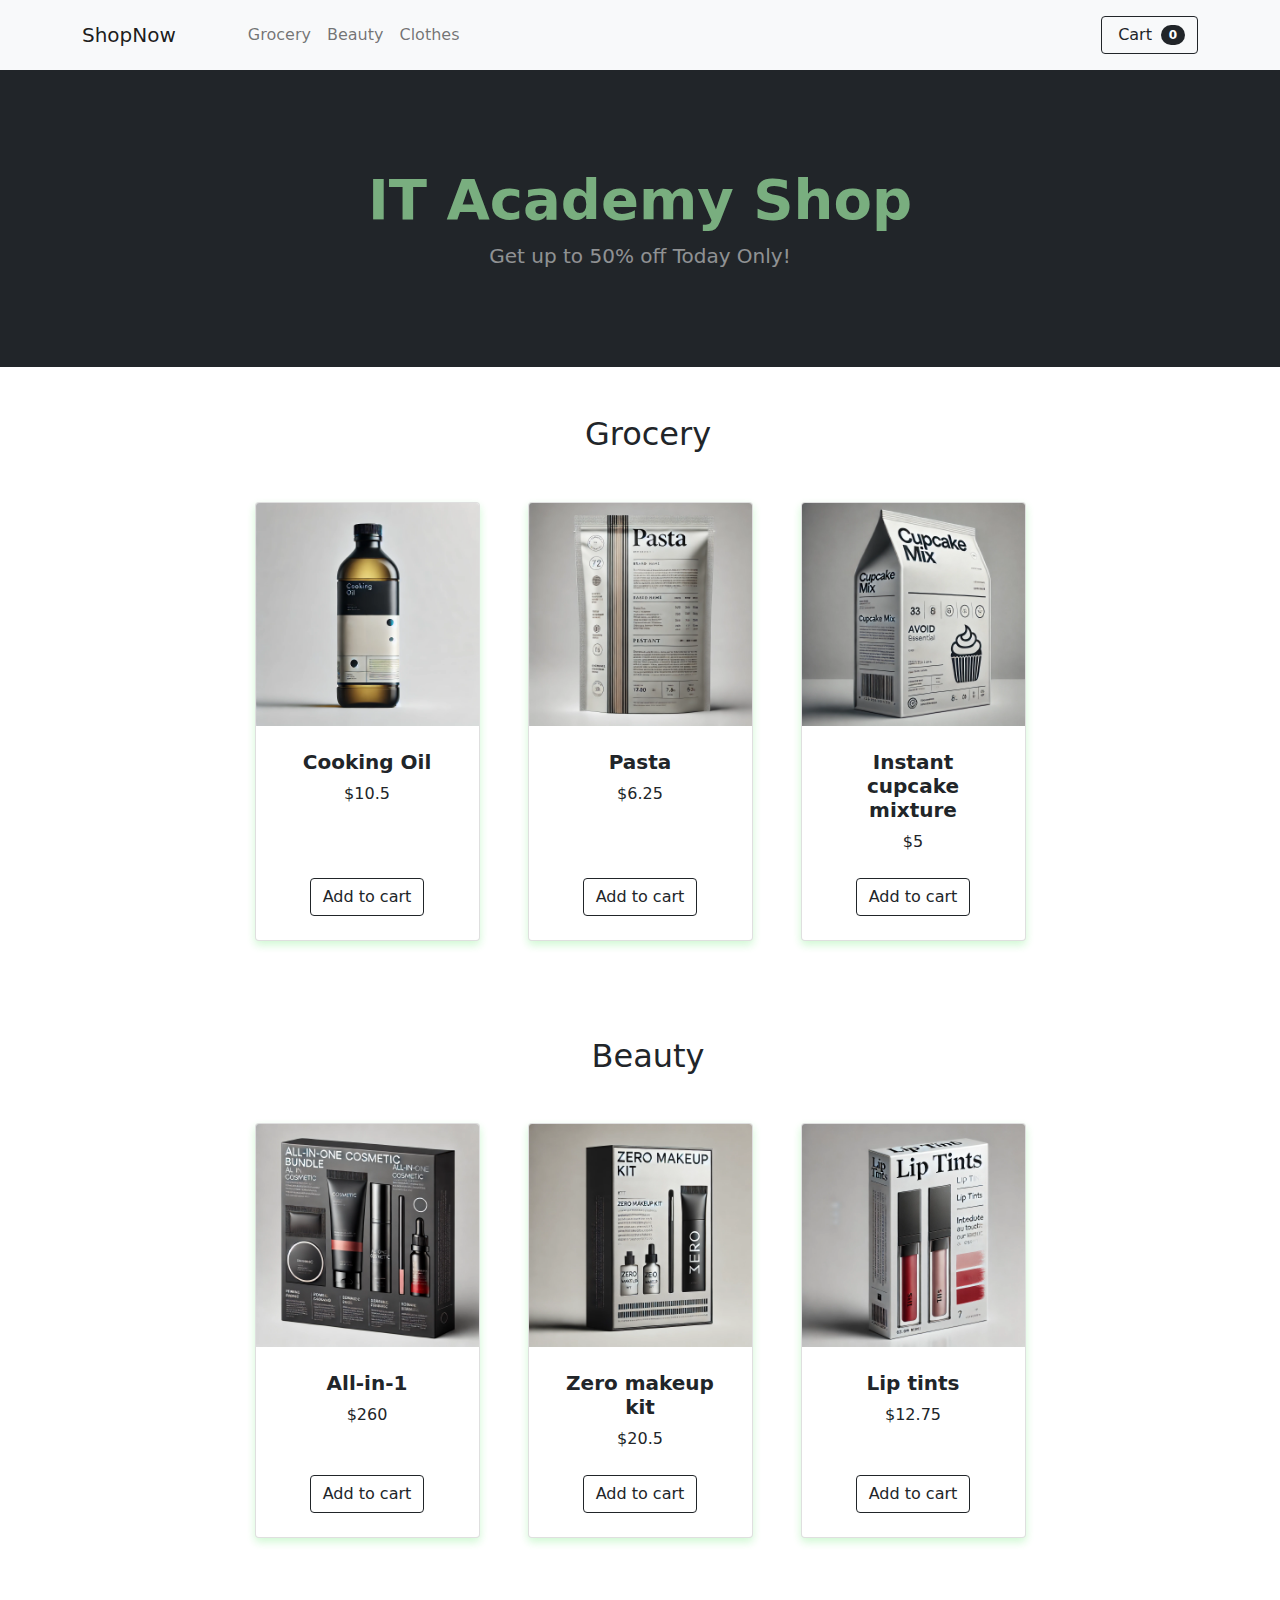
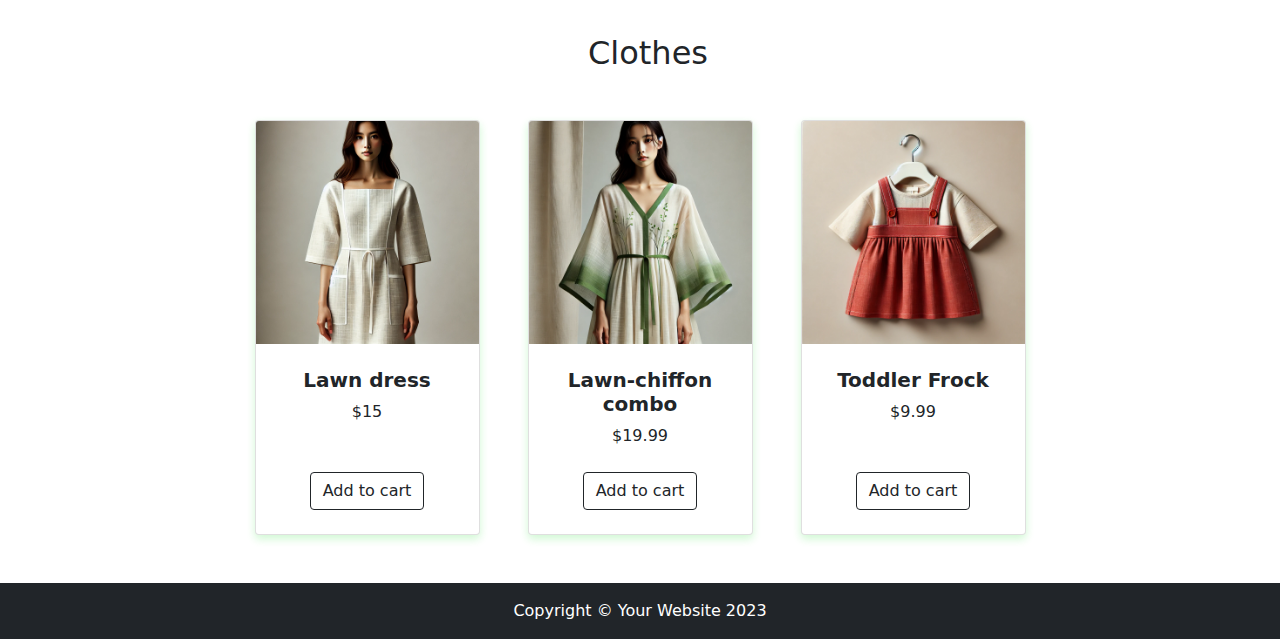
<file: index.html>
<!DOCTYPE html>
<html lang="en">

<head>
	<meta charset="utf-8" />
	<meta name="viewport" content="width=device-width, initial-scale=1, shrink-to-fit=no" />
	<meta name="description" content="S2.2. E-commerce" />
	<meta name="author" content="Manuel Krapovickas" />
	<title>ShopNow</title>
	<!-- Favicon-->
	<link rel="icon" type="image/x-icon" href="images/favicon.ico" />
	<link href="https://cdn.jsdelivr.net/npm/bootstrap@5.3.0/dist/css/bootstrap.min.css" rel="stylesheet"
		integrity="sha384-9ndCyUaIbzAi2FUVXJi0CjmCapSmO7SnpJef0486qhLnuZ2cdeRhO02iuK6FUUVM" crossorigin="anonymous">

	<!-- Fontawesome icons-->
	<link rel="stylesheet" href="https://cdnjs.cloudflare.com/ajax/libs/font-awesome/6.4.0/css/all.min.css"
		integrity="sha512-iecdLmaskl7CVkqkXNQ/ZH/XLlvWZOJyj7Yy7tcenmpD1ypASozpmT/E0iPtmFIB46ZmdtAc9eNBvH0H/ZpiBw=="
		crossorigin="anonymous" referrerpolicy="no-referrer" />

	<!-- Core theme CSS (includes Bootstrap)-->
	<link href="css/styles.css" rel="stylesheet">
</head>

<body data-bs-spy="scroll" data-bs-target="#navbar-example2" data-bs-offset="50">
	<!-- Navigation-->
	<nav class="navbar py-3 py-lg-0 navbar-light bg-light navbar-expand-lg" id="navbar-example2">
		<div class="container d-flex">
			<a class="navbar-brand" href="#">ShopNow</a>
			<div class="d-flex flex-row order-lg-last align-items-center">

				<button type="button" class="navbar-toggler order-last collapsed" data-bs-toggle="collapse"
					data-bs-target="#navbar" aria-expanded="false" aria-controls="navbar">
					<span class="navbar-toggler-icon"></span>
				</button>
				<ul class="navbar-nav me-3 me-lg-0 d-flex flex-row align-items-center">
					<li class="dropdown search-dropdown nav-item py-lg-3">
						<a href="javascript:void(0)" class="btn btn-outline-dark flex-center" type="button"
							data-bs-toggle="modal" data-bs-target="#cartModal" onclick="open_modal()"
							data-bs-auto-close="outside">
							<i class="fas fa-shopping-cart me-1"></i> Cart <span
								class="badge bg-dark text-white ms-1 rounded-pill" id="count_product">0</span>
						</a>
					</li>
				</ul>
			</div>

			<div id="navbar" class="navbar-collapse collapse">

				<ul class="navbar-nav me-auto mb-4 mb-lg-0 ms-lg-5">
					<li class="nav-item">
						<a class="nav-link" href="#grocery"><i class="fas fa-shopping-basket"></i> Grocery</a>
					</li>
					<li class="nav-item">
						<a class="nav-link" href="#beauty"><i class="fas fa-heart"></i> Beauty</a>
					</li>
					<li class="nav-item">
						<a class="nav-link" href="#clothes"><i class="fas fa-tshirt"></i> Clothes</a>
					</li>

				</ul>
			</div>
		</div>
	</nav>

	<!-- Header-->
	<header class="bg-dark py-5">
		<div class="container px-4 px-lg-5 my-5">
			<div class="text-center text-white">
				<h1 class="display-4 fw-bolder">IT Academy Shop</h1>
				<p class="lead fw-normal text-white-50 mb-0">Get up to 50% off Today Only!</p>
			</div>
		</div>
	</header>
	<!-- Section-->
	<section class="pt-5" id="grocery">
		<h2 class="text-center"><i class="fas fa-shopping-basket pe-3"></i>Grocery</h2>
		<div class="container px-4 px-lg-5 mt-5">
			<div class="row gx-4 gx-lg-5 row-cols-2 row-cols-md-3 row-cols-xl-4 justify-content-center">
				<div class="col mb-5">
					<div class="card h-100">
						<img class="card-img-top" src="./images/cooking_oil_bottle.png" alt="..." />
						<div class="card-body p-4">
							<div class="text-center">
								<h5 class="fw-bolder">Cooking Oil</h5>
								$10.5
							</div>
						</div>
						<div class="card-footer p-4 pt-0 border-top-0 bg-transparent card-footer-grocery">
							<div class="text-center"><button type="button" onclick="buy(1)"
									class="btn btn-outline-dark">Add to cart</button></div>
						</div>
					</div>
				</div>
				<div class="col mb-5">
					<div class="card h-100">
						<img class="card-img-top" src="./images/pasta_package.png" alt="..." />
						<div class="card-body p-4">
							<div class="text-center">
								<h5 class="fw-bolder">Pasta</h5>
								$6.25
							</div>
						</div>
						<div class="card-footer p-4 pt-0 border-top-0 bg-transparent card-footer-grocery">
							<div class="text-center"><button type="button" onclick="buy(2)"
									class="btn btn-outline-dark">Add to cart</button></div>
						</div>
					</div>
				</div>
				<div class="col mb-5">
					<div class="card h-100">
						<img class="card-img-top" src="./images/cupcake_mix.png" alt="..." />
						<div class="card-body p-4">
							<div class="text-center">
								<h5 class="fw-bolder">Instant cupcake mixture</h5>
								$5
							</div>
						</div>
						<div class="card-footer p-4 pt-0 border-top-0 bg-transparent card-footer-grocery">
							<div class="text-center"><button type="button" onclick="buy(3)"
									class="btn btn-outline-dark">Add to cart</button></div>
						</div>
					</div>
				</div>

			</div>
		</div>
	</section>
	<section class="pt-5" id="beauty">
		<h2 class="text-center"><i class="fas fa-heart pe-3"></i>Beauty</h2>
		<div class="container px-4 px-lg-5 mt-5">
			<div class="row gx-4 gx-lg-5 row-cols-2 row-cols-md-3 row-cols-xl-4 justify-content-center">
				<div class="col mb-5">
					<div class="card h-100">
						<img class="card-img-top" src="./images/all-in-1.webp" alt="..." />
						<div class="card-body p-4">
							<div class="text-center">
								<h5 class="fw-bolder">All-in-1</h5>
								$260
							</div>
						</div>
						<div class="card-footer p-4 pt-0 border-top-0 bg-transparent">
							<div class="text-center"><button type="button" onclick="buy(4)"
									class="btn btn-outline-dark">Add to cart</button></div>
						</div>
					</div>
				</div>
				<div class="col mb-5">
					<div class="card h-100">
						<img class="card-img-top" src="./images/zero-makeUp-kit.webp" alt="..." />
						<div class="card-body p-4">
							<div class="text-center">
								<h5 class="fw-bolder">Zero makeup kit</h5>
								$20.5
							</div>
						</div>
						<div class="card-footer p-4 pt-0 border-top-0 bg-transparent">
							<div class="text-center"><button type="button" onclick="buy(5)"
									class="btn btn-outline-dark">Add to cart</button></div>
						</div>
					</div>
				</div>
				<div class="col mb-5">
					<div class="card h-100">
						<img class="card-img-top" src="./images/lip-tints.webp" alt="..." />
						<div class="card-body p-4">
							<div class="text-center">
								<h5 class="fw-bolder">Lip tints</h5>
								$12.75
							</div>
						</div>
						<div class="card-footer p-4 pt-0 border-top-0 bg-transparent">
							<div class="text-center"><button type="button" onclick="buy(6)"
									class="btn btn-outline-dark">Add to cart</button></div>
						</div>
					</div>
				</div>

			</div>
		</div>
	</section>
	<section class="pt-5" id="clothes">
		<h2 class="text-center"><i class="fas fa-tshirt pe-3"></i>Clothes</h2>
		<div class="container px-4 px-lg-5 mt-5">
			<div class="row gx-4 gx-lg-5 row-cols-2 row-cols-md-3 row-cols-xl-4 justify-content-center">
				<div class="col mb-5">
					<div class="card h-100">
						<img class="card-img-top" src="./images/lawn-dress-2.webp" alt="..." />
						<div class="card-body p-4">
							<div class="text-center">
								<h5 class="fw-bolder">Lawn dress</h5>
								$15
							</div>
						</div>
						<div class="card-footer p-4 pt-0 border-top-0 bg-transparent">
							<div class="text-center"><button type="button" onclick="buy(7)"
									class="btn btn-outline-dark">Add to cart</button></div>
						</div>
					</div>
				</div>
				<div class="col mb-5">
					<div class="card h-100">
						<img class="card-img-top" src="./images/lawn-chiffon-dress.webp" alt="..." />
						<div class="card-body p-4">
							<div class="text-center">
								<h5 class="fw-bolder">Lawn-chiffon combo</h5>
								$19.99
							</div>
						</div>
						<div class="card-footer p-4 pt-0 border-top-0 bg-transparent">
							<div class="text-center"><button type="button" onclick="buy(8)"
									class="btn btn-outline-dark">Add to cart</button></div>
						</div>
					</div>
				</div>
				<div class="col mb-5">
					<div class="card h-100">
						<img class="card-img-top" src="./images/toddler-frock.webp" alt="..." />
						<div class="card-body p-4">
							<div class="text-center">
								<h5 class="fw-bolder">Toddler Frock</h5>
								$9.99
							</div>
						</div>
						<div class="card-footer p-4 pt-0 border-top-0 bg-transparent">
							<div class="text-center"><button type="button" onclick="buy(9)"
									class="btn btn-outline-dark">Add to cart</button></div>
						</div>
					</div>
				</div>

			</div>
		</div>
	</section>

	<!-- Footer-->
	<footer class="py-3 bg-dark">
		<div class="container">
			<p class="m-0 text-center text-white">Copyright &copy; Your Website 2023</p>
		</div>
	</footer>

	<div class="modal fade" id="cartModal" tabindex="-1" aria-labelledby="exampleModalLabel" aria-hidden="true">
		<div class="modal-dialog">
			<div class="modal-content">
				<div class="modal-header">
					<h5 class="modal-title" id="exampleModalLabel"><i class="fas fa-cart-arrow-down"></i> My Cart</h5>
					<button type="button" class="btn-close" data-bs-dismiss="modal" aria-label="Close"></button>
				</div>
				<div class="modal-body">
					<h3 class="text-center bill px-5">Shopping Cart</h3>
					<table class="table">
						<thead>
							<tr>
								<th scope="col">Product</th>
								<th scope="col">Price</th>
								<th scope="col">Qty.</th>
								<th scope="col">Total <small>(with discount)</small></th>
							</tr>
						</thead>
						<tbody id="cart_list">
							<tr>
								<th scope="row"></th>
								<td></td>
								<td></td>
								<td></td>
							</tr>
							<tr>
								<th scope="row"></th>
								<td></td>
								<td></td>
								<td></td>
							</tr>
							<tr>
								<th scope="row"></th>
								<td></td>
								<td></td>
									<td></td>
							</tr>
						</tbody>
					</table>
					<div class="text-center fs-3">
						Total: $<span id="total_price">0</span>
					</div>
					<div class="text-center">
						<a href="checkout.html" class="btn btn-primary m-3">Checkout</a>
						<a href="javascript:void(0)" onclick="cleanCart()" class="btn btn-primary m-3">Clean Cart</a>
					</div>
				</div>
			</div>
		</div>
	</div>

	<!-- Bootstrap core JS-->
	<script src="https://cdn.jsdelivr.net/npm/bootstrap@5.3.0/dist/js/bootstrap.bundle.min.js"
		integrity="sha384-geWF76RCwLtnZ8qwWowPQNguL3RmwHVBC9FhGdlKrxdiJJigb/j/68SIy3Te4Bkz"
		crossorigin="anonymous"></script>

	<!-- Core theme JS-->
	<script src="js/shop.js"></script>
	<script src="js/checkout.js"></script>
</body>

</html>
</file>
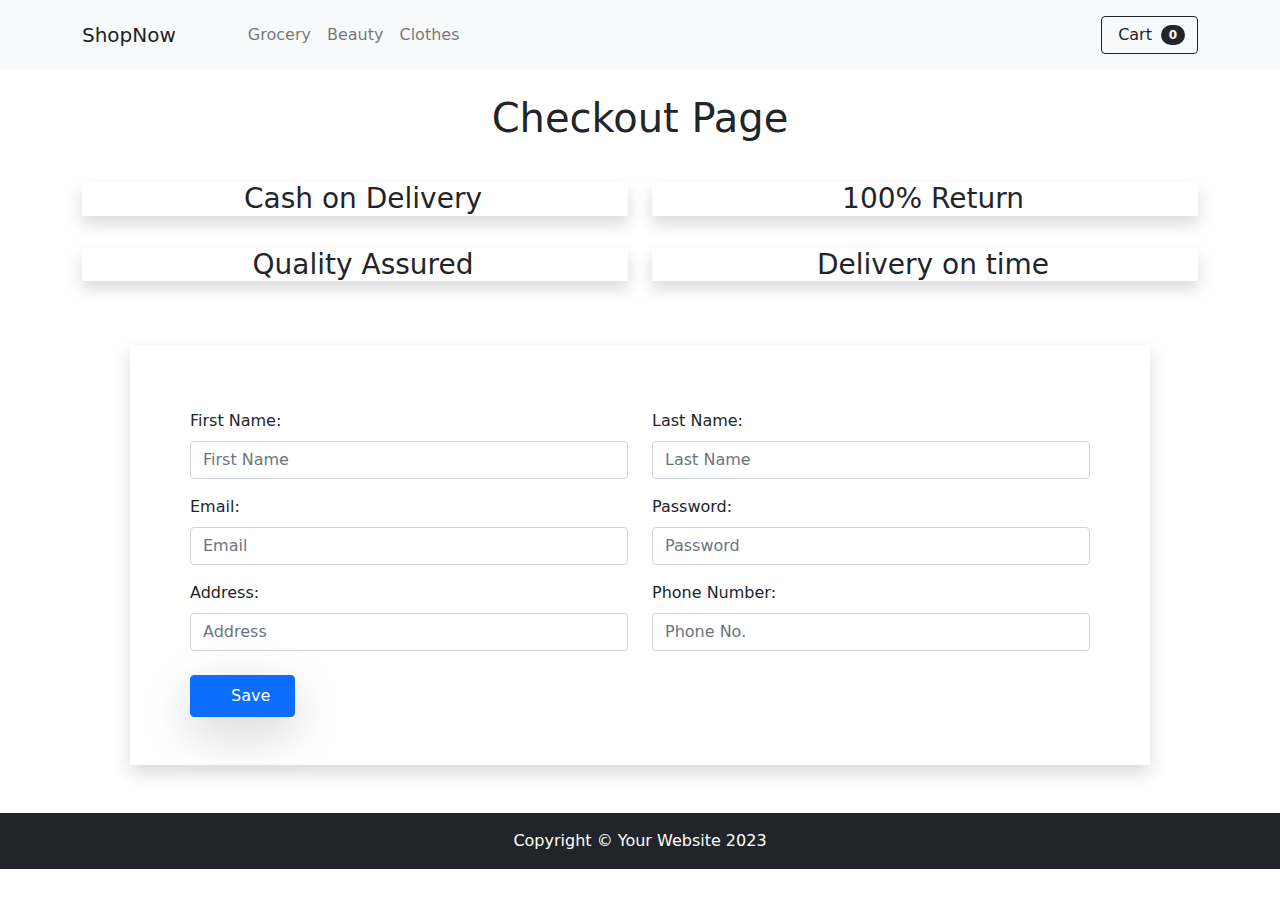
<file: checkout.html>
<!DOCTYPE html>
<html lang="en">

<head>
	<meta charset="utf-8" />
	<meta name="viewport" content="width=device-width, initial-scale=1, shrink-to-fit=no" />
	<meta name="description" content="S2.2. E-commerce" />
	<meta name="author" content="Manuel Krapovickas" />
	<title>Checkout</title>
	<!-- Favicon-->
	<link rel="icon" type="image/x-icon" href="images/favicon.ico" />
	<link href="https://cdn.jsdelivr.net/npm/bootstrap@5.3.0/dist/css/bootstrap.min.css" rel="stylesheet"
		integrity="sha384-9ndCyUaIbzAi2FUVXJi0CjmCapSmO7SnpJef0486qhLnuZ2cdeRhO02iuK6FUUVM" crossorigin="anonymous">

	<!-- Fontawesome icons-->
	<link rel="stylesheet" href="https://cdnjs.cloudflare.com/ajax/libs/font-awesome/6.4.0/css/all.min.css"
		integrity="sha512-iecdLmaskl7CVkqkXNQ/ZH/XLlvWZOJyj7Yy7tcenmpD1ypASozpmT/E0iPtmFIB46ZmdtAc9eNBvH0H/ZpiBw=="
		crossorigin="anonymous" referrerpolicy="no-referrer" />

	<!-- Core theme CSS (includes Bootstrap)-->
	<link href="css/styles.css" rel="stylesheet">

</head>

<body>
	<!-- Navigation-->
	<nav class="navbar py-3 py-lg-0 navbar-light bg-light navbar-expand-lg" id="navbar-example2">
		<div class="container d-flex">
			<a class="navbar-brand" href="#!">ShopNow</a>
			<div class="d-flex flex-row order-lg-last align-items-center">

				<button type="button" class="navbar-toggler order-last collapsed" data-bs-toggle="collapse"
					data-bs-target="#navbar" aria-expanded="false" aria-controls="navbar">
					<span class="navbar-toggler-icon"></span>
				</button>
				<ul class="navbar-nav me-3 me-lg-0 d-flex flex-row align-items-center">
					<li class="dropdown search-dropdown nav-item py-lg-3">
						<a href="javascript:void(0)" class="btn btn-outline-dark flex-center" type="button"
							data-bs-toggle="modal" data-bs-target="#cartModal" onclick="open_modal()"
							data-bs-auto-close="outside">
							<i class="fas fa-shopping-cart me-1"></i> Cart <span
								class="badge bg-dark text-white ms-1 rounded-pill" id="count_product">0</span>
						</a>
					</li>
				</ul>
			</div>

			<div id="navbar" class="navbar-collapse collapse">

				<ul class="navbar-nav me-auto mb-4 mb-lg-0 ms-lg-5">
					<li class="nav-item">
						<a class="nav-link" href="#grocery"><i class="fas fa-shopping-basket"></i> Grocery</a>
					</li>
					<li class="nav-item">
						<a class="nav-link" href="#beauty"><i class="fas fa-heart"></i> Beauty</a>
					</li>
					<li class="nav-item">
						<a class="nav-link" href="#clothes"><i class="fas fa-tshirt"></i> Clothes</a>
					</li>

				</ul>
			</div>
		</div>
	</nav>
	<div class="container">
		<h1 class="text-center head m-4">Checkout Page</h1>

		<div class="row mr-0">
			<div class="col-sm-6">
				<h3 class="my-3 bord shadow text-center"><i class="fas fa-dollar-sign p-2"></i>Cash on Delivery</h3>
			</div>
			<div class="col-sm-6 ">
				<h3 class="my-3 bord shadow text-center"><i class="fas fa-arrows-alt-h p-2"></i>100% Return</h3>
			</div>
		</div>

		<div class="row mr-0">
			<div class="col-sm-6">
				<h3 class="my-3 bord shadow text-center"><i class="far fa-thumbs-up p-2"></i>Quality Assured</h3>
			</div>
			<div class="col-sm-6 ">
				<h3 class="my-3 bord shadow text-center"><i class="fas fa-stopwatch p-2"></i>Delivery on time</h3>
			</div>
		</div>
		<form class="form">
			<div class="row bord p-5 shadow m-5">
				<div class="col-sm-6">
					<div class="mt-3">
						<label for="fName" class="form-label">First Name:</label>
						<input id="fName" class="form-control ml-3" type="text" placeholder="First Name" />
						<div id="errorName" class="invalid-feedback">This field is required and must have, at least, 3
							characters
						</div>
					</div>
					<div class="mt-3 ">
						<label for="fEmail" class="form-label">Email:</label>
						<input id="fEmail" class="form-control ml-3" type="email" placeholder="Email" minlength="3" />
						<div id="errorEmail" class="invalid-feedback">This field is required and must contain an '@' and
							have, at
							least, 3 characters</div>
					</div>
					<div class="mt-3 ">
						<label for="fAddress" class="form-label">Address:</label>
						<input id="fAddress" class="form-control" type="text" placeholder="Address" minlength="3" />
						<div id="errorAddress" class="invalid-feedback">This field is required and must have, at least,
							3 characters
						</div>
					</div>
				</div>
				<div class="col-sm-6">
					<div class="mt-3">
						<label for="fLastN" class="form-label">Last Name:</label>
						<input id="fLastN" class="form-control" type="text" placeholder="Last Name" minlength="3" />
						<div id="errorLastN" class="invalid-feedback">This field is required and must have, at least, 3
							characters
						</div>
					</div>
					<div class="mt-3">
						<label for="fPassword" class="form-label">Password:</label>
						<input id="fPassword" class="form-control" title="(4-8 characters)" type="password"
							minlength="4" maxlength="8" placeholder="Password" />
						<div id="errorPassword" class="invalid-feedback">Enter a correct password</div>
					</div>
					<div class="mt-3">
						<label for="fPhone" class="form-label">Phone Number:</label>
						<input id="fPhone" class="form-control" type="number" placeholder="Phone No." />
						<div id="errorPhone" class="invalid-feedback">Invalid phone number!! Must be 9 digits with no
							letters</div>
					</div>
				</div>
				<div class="col-12 mt-4 final">
					<button type="submit" id="btn" class="p-2 px-4 btn btn-primary shadow-lg" onclick="validate()">
						<i class="fas fa-cart-arrow-down p-2"></i>Save
					</button>
				</div>
			</div>
		</form>

	<!-- Modal checkout prompt ok-->
	<div class="modal fade" id="customAlertModal" tabindex="-1" aria-labelledby="customAlertLabel" aria-hidden="true">
		<div class="modal-dialog modal-dialog-centered">
			<div class="modal-content">
				<div class="modal-header">
					<h5 class="modal-title" id="customAlertLabel">Thank You for Your Purchase!</h5>
					<button type="button" class="btn-close" data-bs-dismiss="modal" aria-label="Close"></button>
				</div>
				<div class="modal-body">
					<p class="custom-text-modal-checkout">
						<strong>Order Confirmation:</strong> Your order has been successfully placed. 
						You will receive an email confirmation shortly with your order details.
					</p>
					<br>
					<p class="custom-text-modal-checkout">
						<strong>Delivery Information:</strong> Your items will be shipped within the next
						3 to 5 business days. You can track your order status through your
						orders account or via the tracking link provided in the confirmation email.
					</p>
					<br>
                    <p>
                    	<strong>Customer Support:</strong> If you have any questions or need further assistance, 
						please contact our customer support at "support@example.com".
                    </p>
				</div>
				<div class="modal-footer">
					<button type="button" class="btn btn-primary" data-bs-dismiss="modal" onclick="refresh()">Close</button>
				</div>
			</div>
		</div>
	</div>

	</div>


	<!-- Footer-->
	<footer class="py-3 bg-dark">
		<div class="container">
			<p class="m-0 text-center text-white">Copyright &copy; Your Website 2023</p>
		</div>
	</footer>

	<div class="modal fade" id="cartModal" tabindex="-1" aria-labelledby="exampleModalLabel" aria-hidden="true">
		<div class="modal-dialog">
			<div class="modal-content">
				<div class="modal-header">
					<h5 class="modal-title" id="exampleModalLabel"><i class="fas fa-cart-arrow-down"></i> My Cart</h5>
					<button type="button" class="btn-close" data-bs-dismiss="modal" aria-label="Close"></button>
				</div>
				<div class="modal-body">
					<div>
						<ul class="list">

						</ul>
						<div>
							<h3 class="text-center bill px-5">Select Something</h3>
						</div>
						<div class="text-center">
							<a href="checkout.html" class="btn btn-primary m-3" id="btn">Checkout</a>
						</div>
					</div>
				</div>
			</div>
		</div>
	</div>

	<!-- Bootstrap core JS-->
	<script src="https://cdn.jsdelivr.net/npm/bootstrap@5.3.0/dist/js/bootstrap.bundle.min.js"
		integrity="sha384-geWF76RCwLtnZ8qwWowPQNguL3RmwHVBC9FhGdlKrxdiJJigb/j/68SIy3Te4Bkz"
		crossorigin="anonymous"></script>


	<!-- Core theme JS-->
	<script src="js/shop.js"></script>
	<script src="js/checkout.js"></script>
</body>

</html>
</file>
